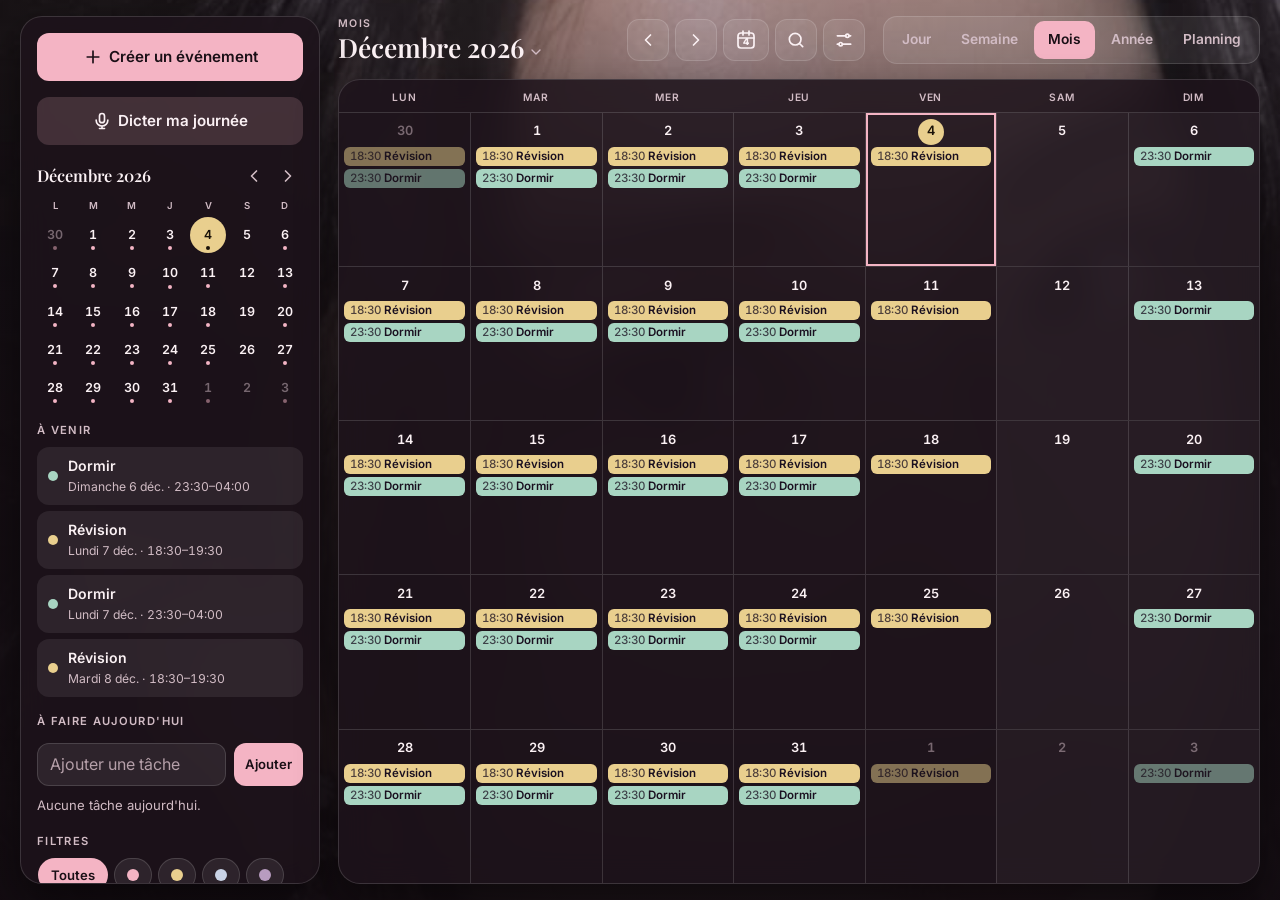
<file: index.html>
<!doctype html>
<html lang="fr">
<head>
<meta charset="utf-8">
<meta name="viewport" content="width=device-width, initial-scale=1">
<title>Calendrier</title>
<meta http-equiv="refresh" content="0; url=calendrier/">
<style>body{margin:0;min-height:100vh;display:grid;place-items:center;background:#120b10;color:#fbf1f4;font:16px system-ui,sans-serif}a{color:#f4b4c4}</style>
</head>
<body>
<p>Ouverture du calendrier… <a href="calendrier/">Appuie ici si rien ne se passe</a>.</p>
<script>location.replace("calendrier/");</script>
</body>
</html>
</file>
<file: calendrier/css/style.css>
/* Calendrier « Velours rose ».
   Mise en page : une application plein écran. Téléphone = en-tête, contenu qui défile, onglets en bas sous le pouce.
   Ordinateur = barre latérale (créer, mini-calendrier, à venir) à gauche, onglets en haut à droite. */
:root {
  --bg: #120b10; --surface: rgba(30, 19, 27, 0.86); --surface-solid: #1e131b; --surface-2: rgba(255, 255, 255, 0.08);
  --fg: #fbf1f4; --muted: #d2bcc5; --placeholder: #b59fa9; --line: rgba(255, 255, 255, 0.14);
  --accent: #f4b4c4; --accent-fg: #1a0f16; --accent-soft: rgba(244, 180, 196, 0.18);
  --today: #e9cf8e; --today-fg: #1a1208; --ink: #1a1020;
  --shadow: 0 16px 40px rgba(0, 0, 0, 0.45); --ring: 0 0 0 3px rgba(244, 180, 196, 0.45);
  --photo: url("../assets/bg.jpg");
  --font-display: "Playfair Display", Georgia, "Times New Roman", serif;
  --font-body: "Inter", system-ui, -apple-system, "Segoe UI", Roboto, sans-serif;
  --r-lg: 22px; --r-md: 14px; --r-sm: 10px;
  --hh: 60px; /* hauteur d'une heure dans la grille, réglable */
  color-scheme: dark;
}
:root[data-palette="oled"] {
  --bg: #000; --surface: rgba(14, 14, 16, 0.94); --surface-solid: #0e0e10; --surface-2: rgba(255, 255, 255, 0.07);
  --fg: #f2f2f4; --muted: #b4b4bb; --placeholder: #9b9ba3; --line: rgba(255, 255, 255, 0.12);
  --accent: #e8e8ee; --accent-fg: #000; --accent-soft: rgba(232, 232, 238, 0.14);
  --today: #ffd479; --today-fg: #1a1100; --photo: none; --ring: 0 0 0 3px rgba(232, 232, 238, 0.4);
}
:root[data-palette="mocha"] {
  --bg: #1e1e2e; --surface: rgba(40, 40, 60, 0.94); --surface-solid: #28283c; --surface-2: rgba(205, 214, 244, 0.07);
  --fg: #cdd6f4; --muted: #b4bcd9; --placeholder: #9399b2; --line: rgba(205, 214, 244, 0.14);
  --accent: #cba6f7; --accent-fg: #1e1e2e; --accent-soft: rgba(203, 166, 247, 0.18);
  --today: #f9e2af; --today-fg: #1e1e2e; --photo: none; --ring: 0 0 0 3px rgba(203, 166, 247, 0.45);
}
:root[data-palette="neon"] {
  --bg: #07060f; --surface: rgba(18, 12, 36, 0.92); --surface-solid: #120c24; --surface-2: rgba(0, 240, 255, 0.06);
  --fg: #f5f3ff; --muted: #b7a9e6; --placeholder: #9d90d4; --line: rgba(0, 240, 255, 0.22);
  --accent: #ff2bd6; --accent-fg: #120015; --accent-soft: rgba(255, 43, 214, 0.18);
  --today: #00f0ff; --today-fg: #001014; --photo: none; --ring: 0 0 0 3px rgba(0, 240, 255, 0.5);
}

*, *::before, *::after { box-sizing: border-box; }
[hidden] { display: none !important; }
html, body { height: 100%; }
html { background: var(--bg); }
body {
  margin: 0; overflow: hidden; background-color: var(--bg);
  background-image: linear-gradient(180deg, rgba(18, 11, 16, 0.35) 0%, rgba(18, 11, 16, 0.84) 42%, rgba(18, 11, 16, 0.96) 100%), var(--photo);
  background-size: cover; background-position: center 18%; background-repeat: no-repeat;
  color: var(--fg); font-family: var(--font-body); font-size: 15px; line-height: 1.45;
}
:root[data-palette="oled"] body, :root[data-palette="mocha"] body, :root[data-palette="neon"] body { background-image: none; }
button { font: inherit; color: inherit; cursor: pointer; -webkit-tap-highlight-color: transparent; }
input, textarea, select { max-width: 100%; }
input::placeholder, textarea::placeholder { color: var(--placeholder); opacity: 1; }
:focus-visible { outline: none; box-shadow: var(--ring); border-radius: var(--r-sm); }
h1, h2, h3, p, dl, dd { margin: 0; }
svg.i { width: 20px; height: 20px; fill: none; stroke: currentColor; stroke-width: 2; stroke-linecap: round; stroke-linejoin: round; flex: none; }
.visually-hidden { position: absolute; width: 1px; height: 1px; overflow: hidden; clip: rect(0 0 0 0); white-space: nowrap; }

/* ---------- Structure ---------- */
.app {
  height: 100%; display: grid; min-width: 0;
  grid-template-columns: minmax(0, 1fr);
  grid-template-rows: auto auto minmax(0, 1fr) auto;
  grid-template-areas: "top" "filters" "view" "tabs";
  gap: 8px;
  padding-top: calc(8px + env(safe-area-inset-top, 0px));
  padding-left: max(16px, env(safe-area-inset-left, 0px)); padding-right: max(16px, env(safe-area-inset-right, 0px));
  padding-bottom: max(8px, env(safe-area-inset-bottom, 0px));
}
.top { grid-area: top; display: grid; grid-template-columns: minmax(0, 1fr) auto; align-items: center; gap: 8px; min-width: 0; }
#filters { grid-area: filters; }
#view { grid-area: view; min-height: 0; overflow-x: hidden; overflow-y: auto; overscroll-behavior: contain; -webkit-overflow-scrolling: touch; }
.tabs { grid-area: tabs; }
.side { display: none; }

.titles { min-width: 0; }
.eyebrow { font-size: 0.66rem; letter-spacing: 0.14em; text-transform: uppercase; color: var(--muted); font-weight: 600; }
.titles h1 { font-family: var(--font-display); font-weight: 600; font-size: clamp(1.1rem, 4.7vw, 1.6rem); letter-spacing: -0.01em; line-height: 1.12; }
#period-btn { display: inline; max-width: 100%; background: none; border: 0; padding: 2px 0; font: inherit; color: inherit; text-align: left; border-radius: var(--r-sm); }
#period-btn #period { min-width: 0; overflow-wrap: anywhere; text-wrap: balance; }
#period-btn .chev { display: none; vertical-align: middle; margin-left: 4px; width: 16px; height: 16px; color: var(--muted); }
.actions { display: flex; gap: 3px; flex: none; }

.btn { min-height: 42px; padding: 0 14px; border-radius: 12px; background: var(--surface-2); border: 1px solid var(--line); color: var(--fg); font-weight: 600; white-space: nowrap; display: inline-flex; align-items: center; justify-content: center; gap: 6px; transition: border-color 0.15s ease, background 0.15s ease; }
.btn.icon { width: 38px; min-height: 38px; padding: 0; position: relative; }
.btn.primary { background: var(--accent); border-color: transparent; color: var(--accent-fg); }
.btn.danger { color: var(--today); }
.btn.small { min-height: 34px; padding: 0 10px; font-size: 0.82rem; }
.btn:hover { border-color: var(--accent); }
.btn:disabled { opacity: 0.45; cursor: default; }
.today-btn { min-height: 38px; padding: 0 6px; position: relative; }
.today-ico { position: relative; display: grid; place-items: center; }
.today-ico svg.i { width: 24px; height: 24px; stroke-width: 1.7; }
#today-num { position: absolute; left: 0; right: 0; top: 50%; margin-top: -3px; font-size: 0.6rem; font-weight: 800; line-height: 1; text-align: center; font-variant-numeric: tabular-nums; }
.today-txt { display: none; }
.sync-dot { position: absolute; top: 7px; right: 7px; width: 8px; height: 8px; border-radius: 50%; background: var(--today); box-shadow: 0 0 0 2px var(--bg); }

/* Onglets : en bas sur téléphone, avec icône */
.tabs { display: grid; grid-template-columns: repeat(5, minmax(0, 1fr)); gap: 2px; padding: 5px; border-radius: 20px; background: var(--surface); border: 1px solid var(--line); -webkit-backdrop-filter: blur(16px); backdrop-filter: blur(16px); min-width: 0; }
.tabs button { min-height: 50px; min-width: 0; border: 0; border-radius: 15px; background: transparent; color: var(--muted); font-weight: 600; font-size: 0.68rem; padding: 4px 2px; display: grid; justify-items: center; align-content: center; gap: 2px; }
.tabs button span { max-width: 100%; overflow: hidden; text-overflow: ellipsis; white-space: nowrap; }
.tabs button svg.i { width: 22px; height: 22px; stroke-width: 1.8; }
.tabs button[aria-selected="true"] { background: var(--accent); color: var(--accent-fg); }

.filters { display: flex; gap: 6px; overflow-x: auto; padding: 1px; scrollbar-width: none; min-width: 0; }
.filters::-webkit-scrollbar { display: none; }
.filters.wrap { flex-wrap: wrap; overflow: visible; }
.fchip { flex: none; min-height: 34px; padding: 0 12px; border-radius: 999px; border: 1px solid var(--line); background: var(--surface-2); color: var(--fg); font-size: 0.82rem; font-weight: 600; display: inline-flex; align-items: center; gap: 6px; white-space: nowrap; }
.fchip i { width: 12px; height: 12px; border-radius: 50%; display: inline-block; }
.fchip[aria-pressed="true"] { background: var(--accent); color: var(--accent-fg); border-color: transparent; }

.panel { background: var(--surface); border: 1px solid var(--line); border-radius: var(--r-lg); box-shadow: var(--shadow); -webkit-backdrop-filter: blur(16px); backdrop-filter: blur(16px); min-width: 0; }
.enter { animation: enter 0.24s ease both; }
@keyframes enter { from { opacity: 0; transform: translateY(6px); } to { opacity: 1; transform: none; } }

/* Vues qui remplissent l'écran : seule la grille défile */
#view.v-day, #view.v-grid, #view.v-month { display: flex; flex-direction: column; overflow: hidden; }
#view.v-month { overflow-y: auto; }

/* ---------- Ordinateur ---------- */
@media (min-width: 960px) {
  .app {
    grid-template-columns: 300px minmax(0, 1fr) auto;
    grid-template-rows: auto minmax(0, 1fr);
    grid-template-areas: "side top tabs" "side view view";
    gap: 14px 18px; padding-top: 16px; padding-bottom: 16px;
    padding-left: max(20px, env(safe-area-inset-left, 0px)); padding-right: max(20px, env(safe-area-inset-right, 0px));
  }
  #filters { display: none; }
  .side { grid-area: side; display: flex; flex-direction: column; gap: 16px; min-height: 0; overflow-y: auto; padding: 16px; background: var(--surface); border: 1px solid var(--line); border-radius: var(--r-lg); box-shadow: var(--shadow); -webkit-backdrop-filter: blur(16px); backdrop-filter: blur(16px); scrollbar-width: thin; }
  .tabs { align-self: center; grid-template-columns: repeat(5, auto); padding: 4px; border-radius: 14px; background: var(--surface-2); -webkit-backdrop-filter: none; backdrop-filter: none; }
  .tabs button { min-height: 38px; grid-auto-flow: column; gap: 7px; padding: 0 14px; font-size: 0.86rem; border-radius: 10px; }
  .top { gap: 14px; }
  #period-btn .chev { display: inline-block; }
  .titles h1 { font-size: 1.65rem; }
  .actions { gap: 6px; }
  .btn.icon { width: 42px; min-height: 42px; }
  .today-btn { min-height: 42px; padding: 0 10px; }
  .tabs button svg.i { display: none; }
  .fab { display: none !important; }
}
.create { width: 100%; min-height: 48px; font-size: 0.95rem; }
.side-sec { display: grid; gap: 8px; min-width: 0; }
.side-sec h2 { font-size: 0.7rem; text-transform: uppercase; letter-spacing: 0.12em; color: var(--muted); font-weight: 600; }
.upnext { display: grid; gap: 6px; }
.up-item { display: grid; grid-template-columns: 10px minmax(0, 1fr); gap: 2px 10px; align-items: center; text-align: left; padding: 8px 10px; border-radius: 12px; background: var(--surface-2); border: 1px solid transparent; color: var(--fg); min-width: 0; }
.up-item:hover { border-color: var(--accent); }
.up-item i { width: 10px; height: 10px; border-radius: 50%; grid-row: span 2; }
.up-item b { font-weight: 600; font-size: 0.88rem; overflow: hidden; text-overflow: ellipsis; white-space: nowrap; }
.up-item small { color: var(--muted); font-size: 0.76rem; font-variant-numeric: tabular-nums; overflow: hidden; text-overflow: ellipsis; white-space: nowrap; }
.sync { font-size: 0.78rem; color: var(--muted); display: flex; align-items: flex-start; gap: 8px; margin-top: auto; }
.sync::before { content: ""; flex: none; width: 8px; height: 8px; margin-top: 5px; border-radius: 50%; background: var(--muted); }
.sync[data-state="synced"]::before { background: #8fd6a8; }
.sync[data-state="saving"]::before, .sync[data-state="connecting"]::before { background: var(--accent); }
.sync[data-state="offline"]::before, .sync[data-state="error"]::before { background: var(--today); }
.sync.card { margin: 0; padding: 10px 12px; border-radius: 12px; background: var(--surface-2); font-size: 0.84rem; color: var(--fg); }

/* Mini-calendrier (barre latérale) */
.mini { display: grid; gap: 6px; }
.mini-head { display: grid; grid-template-columns: minmax(0, 1fr) 30px 30px; align-items: center; gap: 4px; }
.mini-head b { font-family: var(--font-display); font-weight: 600; font-size: 1.02rem; }
.mini-head button { height: 30px; border-radius: 9px; border: 0; background: transparent; color: var(--muted); display: grid; place-items: center; padding: 0; }
.mini-head button:hover { background: var(--surface-2); color: var(--fg); }
.mini-grid { display: grid; grid-template-columns: repeat(7, minmax(0, 1fr)); gap: 2px; text-align: center; }
.mini-grid .dn { font-size: 0.6rem; text-transform: uppercase; color: var(--muted); font-weight: 600; padding: 2px 0; }
.mini-grid button { position: relative; aspect-ratio: 1; border: 0; border-radius: 50%; background: transparent; color: var(--fg); font-size: 0.78rem; font-weight: 600; font-variant-numeric: tabular-nums; padding: 0; }
.mini-grid button:hover { background: var(--surface-2); }
.mini-grid button.out { color: var(--muted); opacity: 0.5; }
.mini-grid button.has::after { content: ""; position: absolute; left: 50%; bottom: 3px; width: 4px; height: 4px; margin-left: -2px; border-radius: 50%; background: var(--accent); }
.mini-grid button.today { background: var(--today); color: var(--today-fg); }
.mini-grid button.today.has::after { background: var(--today-fg); }
.mini-grid button.sel:not(.today) { box-shadow: inset 0 0 0 1.5px var(--accent); }

/* ---------- Mois ---------- */
.dow { flex: none; display: grid; grid-template-columns: repeat(7, minmax(0, 1fr)); text-align: center; font-size: 0.64rem; letter-spacing: 0.08em; text-transform: uppercase; color: var(--muted); padding: 10px 0 7px; font-weight: 600; }
.month-wrap { flex: 1 0 auto; display: grid; grid-auto-rows: minmax(64px, 1fr); min-height: 0; }
.mrow { position: relative; display: grid; grid-template-columns: repeat(7, minmax(0, 1fr)); border-top: 1px solid var(--line); min-height: 0; }
.cell { background: transparent; padding: 4px 2px 3px; border: 0; border-left: 1px solid var(--line); text-align: left; display: flex; flex-direction: column; align-items: stretch; gap: 2px; min-width: 0; min-height: 0; color: var(--fg); font-variant-numeric: tabular-nums; overflow: hidden; border-radius: 0; }
.cell:first-child { border-left: 0; }
.cell.we { background: rgba(255, 255, 255, 0.035); }
.cell.out { color: var(--muted); }
.cell.out .n, .cell.out .chip { opacity: 0.5; }
.cell .n { flex: none; align-self: center; width: 26px; height: 26px; border-radius: 50%; display: grid; place-items: center; font-size: 0.8rem; font-weight: 600; }
.cell.today .n { background: var(--today); color: var(--today-fg); }
.cell.sel { box-shadow: inset 0 0 0 2px var(--accent); }
.chips-wrap { display: flex; flex-direction: column; gap: 2px; min-width: 0; margin-top: calc(var(--lanes, 0) * 18px); }
.chip { display: block; font-size: 0.6rem; line-height: 1.3; padding: 1px 3px; border-radius: 4px; color: var(--ink); white-space: nowrap; overflow: hidden; min-width: 0; font-weight: 600; }
.chip .t { display: none; font-weight: 500; opacity: 0.75; margin-right: 3px; }
.cell-foot { display: flex; gap: 6px; min-width: 0; overflow: hidden; }
.tchip, .more { font-size: 0.6rem; color: var(--muted); padding-left: 2px; white-space: nowrap; }
.mbars { position: absolute; left: 0; right: 0; top: 32px; display: grid; grid-template-columns: repeat(7, minmax(0, 1fr)); grid-auto-rows: 16px; gap: 2px 0; pointer-events: none; z-index: 1; }
.mbar { pointer-events: auto; margin: 0 2px; font-size: 0.62rem; font-weight: 600; color: var(--ink); border: 0; border-radius: 4px; padding: 0 5px; line-height: 16px; white-space: nowrap; overflow: hidden; text-overflow: ellipsis; text-align: left; min-width: 0; }
.mbar.cont-l { border-top-left-radius: 0; border-bottom-left-radius: 0; margin-left: 0; }
.mbar.cont-r { border-top-right-radius: 0; border-bottom-right-radius: 0; margin-right: 0; }
@media (min-width: 720px) {
  .cell { padding: 6px 5px 4px; }
  .chip { font-size: 0.72rem; padding: 2px 6px; border-radius: 6px; text-overflow: ellipsis; }
  .chip .t { display: inline; }
  .tchip, .more { font-size: 0.7rem; }
  .mbars { top: 36px; grid-auto-rows: 20px; }
  .mbar { font-size: 0.72rem; line-height: 20px; border-radius: 6px; margin: 0 4px; }
  .chips-wrap { margin-top: calc(var(--lanes, 0) * 22px); gap: 3px; }
  .month-wrap { grid-auto-rows: minmax(96px, 1fr); }
}
@media (hover: hover) and (min-width: 960px) { .cell:hover { background: var(--accent-soft); } .cell .n:hover { background: var(--surface-2); } .chip:hover { filter: brightness(1.08); } }

/* ---------- Semaine en liste (téléphone) ---------- */
.week { display: grid; grid-template-columns: minmax(0, 1fr); }
.wday { display: flex; flex-direction: column; gap: 8px; padding: 12px 14px; min-width: 0; border-top: 1px solid var(--line); cursor: pointer; }
.wday:first-child { border-top: 0; }
.wday.sel { box-shadow: inset 3px 0 0 var(--accent); }
.wday-h { display: flex; align-items: baseline; gap: 10px; background: none; border: 0; padding: 2px 0; text-align: left; color: var(--fg); }
.wday-h .wn { font-size: 0.7rem; text-transform: uppercase; letter-spacing: 0.1em; color: var(--muted); font-weight: 600; }
.wday-h .wd { font-size: 1.1rem; font-weight: 650; font-variant-numeric: tabular-nums; }
.wday.today .wd, .wday.today .wn { color: var(--accent); }
.wempty { font-size: 0.84rem; color: var(--muted); }
.ev { display: block; width: 100%; text-align: left; color: var(--ink); border: 0; border-radius: 12px; padding: 8px 10px; min-width: 0; font-size: 0.82rem; line-height: 1.3; }
.ev b { display: block; font-weight: 650; overflow-wrap: anywhere; }
.ev small { display: block; opacity: 0.8; font-variant-numeric: tabular-nums; overflow-wrap: anywhere; }

/* ---------- Grille horaire (jour, 3 jours, semaine sur ordinateur) ---------- */
.wstrip { flex: none; display: grid; grid-template-columns: repeat(7, minmax(0, 1fr)); gap: 2px; padding: 8px 8px 6px; border-bottom: 1px solid var(--line); }
.ws-day { display: grid; justify-items: center; gap: 2px; padding: 4px 0 6px; border: 0; border-radius: 14px; background: transparent; color: var(--fg); min-width: 0; position: relative; }
.ws-day span { font-size: 0.6rem; text-transform: uppercase; letter-spacing: 0.08em; color: var(--muted); font-weight: 600; }
.ws-day b { width: 32px; height: 32px; border-radius: 50%; display: grid; place-items: center; font-size: 0.92rem; font-weight: 650; font-variant-numeric: tabular-nums; }
.ws-day.today b { color: var(--today); box-shadow: inset 0 0 0 1.5px var(--today); }
.ws-day.sel b { background: var(--accent); color: var(--accent-fg); box-shadow: none; }
.ws-day.has::after { content: ""; position: absolute; bottom: 1px; width: 4px; height: 4px; border-radius: 50%; background: var(--accent); }
.day-top { flex: none; display: grid; gap: 8px; padding: 10px 12px; border-bottom: 1px solid var(--line); max-height: 48%; overflow-y: auto; }
.banner { padding: 9px 12px; border-radius: 12px; background: var(--accent-soft); font-size: 0.86rem; display: flex; justify-content: space-between; gap: 8px; min-width: 0; }
.banner span { overflow-wrap: anywhere; min-width: 0; }
.banner b { white-space: nowrap; font-variant-numeric: tabular-nums; }
.allday { display: flex; flex-wrap: wrap; gap: 6px; }
.allday .ev { width: auto; max-width: 100%; padding: 5px 10px; }

.wk-head, .wk-all { flex: none; display: grid; grid-template-columns: 46px repeat(var(--cols, 7), minmax(0, 1fr)); border-bottom: 1px solid var(--line); }
.wk-col-h { display: grid; justify-items: center; gap: 1px; padding: 8px 0 6px; border: 0; background: none; color: var(--fg); min-width: 0; }
.wk-col-h span { font-size: 0.62rem; text-transform: uppercase; letter-spacing: 0.08em; color: var(--muted); font-weight: 600; }
.wk-col-h b { width: 34px; height: 34px; border-radius: 50%; display: grid; place-items: center; font-size: 1rem; font-weight: 650; font-variant-numeric: tabular-nums; }
.wk-col-h:hover b { background: var(--surface-2); }
.wk-col-h.today b { background: var(--today); color: var(--today-fg); }
.wk-all { grid-auto-rows: minmax(22px, auto); grid-auto-flow: row dense; gap: 2px 0; padding: 4px 0; max-height: 30%; overflow-y: auto; }
.wk-all .gut { grid-column: 1; grid-row: 1; font-size: 0.6rem; color: var(--muted); text-align: right; padding: 4px 6px 0 0; }
.wk-all .ev { margin: 0 2px; width: auto; padding: 2px 6px; border-radius: 6px; font-size: 0.72rem; white-space: nowrap; overflow: hidden; }
.wk-all .ev b { overflow: hidden; text-overflow: ellipsis; overflow-wrap: normal; }
.wk-all .ev small { display: none; }
.wk-task { margin: 0 2px; display: flex; align-items: center; gap: 6px; min-width: 0; padding: 2px 6px; border-radius: 6px; background: var(--surface-2); border: 0; color: var(--fg); font-size: 0.72rem; text-align: left; }
.wk-task::before { content: ""; flex: none; width: 10px; height: 10px; border-radius: 3px; border: 1.5px solid var(--muted); }
.wk-task.done { color: var(--muted); text-decoration: line-through; }
.wk-task.done::before { background: var(--accent); border-color: var(--accent); }
.wk-task span { overflow: hidden; text-overflow: ellipsis; white-space: nowrap; min-width: 0; }

.tl-wrap { flex: 1; min-height: 0; overflow-y: auto; -webkit-overflow-scrolling: touch; position: relative; overscroll-behavior: contain; }
.tl { display: grid; grid-template-columns: 46px repeat(var(--cols, 1), minmax(0, 1fr)); padding: 8px 0 12px; }
.hours { position: relative; height: calc(var(--hh) * 24); }
.hours span { position: absolute; left: 0; right: 6px; transform: translateY(-50%); text-align: right; font-size: 0.68rem; color: var(--muted); font-variant-numeric: tabular-nums; }
.slots { position: relative; height: calc(var(--hh) * 24); min-width: 0; border-left: 1px solid var(--line); }
.slots.today { background: color-mix(in srgb, var(--accent) 5%, transparent); }
.slot { position: absolute; left: 0; right: 0; height: var(--hh); background: none; border: 0; border-top: 1px solid var(--line); padding: 0; margin: 0; border-radius: 0; }
.slot:hover, .slot:focus-visible { background: var(--accent-soft); }
.off { position: absolute; left: 0; right: 0; background: rgba(0, 0, 0, 0.2); pointer-events: none; z-index: 0; }
.dcreate { position: absolute; left: 4px; right: 4px; z-index: 5; border-radius: 10px; background: var(--accent-soft); border: 2px solid var(--accent); pointer-events: none; }
.evb { position: absolute; z-index: 2; color: var(--ink); border: 0; border-radius: 9px; padding: 0; text-align: left; overflow: hidden; min-width: 0; font-size: 0.76rem; line-height: 1.25; box-shadow: 0 2px 8px rgba(0, 0, 0, 0.2); display: flex; flex-direction: column; touch-action: pan-y; user-select: none; -webkit-user-select: none; -webkit-touch-callout: none; }
.evb.lift { box-shadow: 0 10px 24px rgba(0, 0, 0, 0.45); z-index: 6; opacity: 0.92; }
.evb .buf { flex: none; background: repeating-linear-gradient(135deg, rgba(0, 0, 0, 0.18) 0 4px, rgba(0, 0, 0, 0.06) 4px 8px); font-size: 0.64rem; color: rgba(0, 0, 0, 0.65); overflow: hidden; white-space: nowrap; padding: 0 6px; display: flex; align-items: center; }
.evb .main { flex: 1; min-height: 0; padding: 4px 6px; overflow: hidden; }
.evb b { display: block; font-weight: 650; overflow: hidden; text-overflow: ellipsis; white-space: nowrap; }
.evb small { display: block; opacity: 0.8; font-variant-numeric: tabular-nums; overflow: hidden; text-overflow: ellipsis; white-space: nowrap; }
.grip { position: absolute; left: 0; right: 0; bottom: 0; height: 16px; cursor: ns-resize; display: grid; place-items: center; touch-action: none; }
.grip::after { content: ""; width: 26px; height: 4px; border-radius: 4px; background: rgba(0, 0, 0, 0.32); }
.cell, .wday, .ev, .mbar, .slots, .wk-task { user-select: none; -webkit-user-select: none; -webkit-touch-callout: none; }
.ghost { position: fixed; z-index: 30; pointer-events: none; padding: 8px 12px; border-radius: 12px; background: var(--accent); color: var(--accent-fg); font-weight: 650; font-size: 0.85rem; box-shadow: 0 10px 24px rgba(0, 0, 0, 0.4); max-width: 60vw; white-space: nowrap; overflow: hidden; text-overflow: ellipsis; transform: translate(-50%, -120%); }
.now { position: absolute; left: 0; right: 0; height: 2px; background: var(--today); z-index: 3; pointer-events: none; box-shadow: 0 0 10px rgba(233, 207, 142, 0.6); }
.now::before { content: ""; position: absolute; left: -5px; top: -4px; width: 10px; height: 10px; border-radius: 50%; background: var(--today); }
.now-label { position: absolute; right: 6px; top: -18px; font-size: 0.66rem; font-weight: 700; color: var(--today); font-variant-numeric: tabular-nums; }
.stats-fold { flex: none; border-top: 1px solid var(--line); }
.stats-fold > summary { list-style: none; cursor: pointer; display: flex; justify-content: space-between; align-items: center; gap: 10px; padding: 10px 16px; font-size: 0.86rem; font-weight: 600; }
.stats-fold > summary::-webkit-details-marker { display: none; }
.stats-fold > summary span { color: var(--muted); font-weight: 500; font-variant-numeric: tabular-nums; }
.stats-fold[open] { max-height: 55%; overflow-y: auto; }
.stats-fold .stats { border-top: 0; padding-top: 4px; }
.stats-fold .stats h3 { display: none; }

/* ---------- Bilan ---------- */
.stats { display: grid; gap: 14px; padding: 16px; border-top: 1px solid var(--line); }
.stats h3 { font-size: 0.95rem; font-weight: 650; }
.stats-row { display: grid; grid-template-columns: auto minmax(0, 1fr); gap: 16px; align-items: center; }
.ring { width: 92px; height: 92px; border-radius: 50%; display: grid; place-items: center; position: relative; }
.ring::after { content: ""; position: absolute; inset: 13px; border-radius: 50%; background: var(--surface-solid); }
.ring span { position: relative; z-index: 1; font-weight: 700; font-size: 0.95rem; font-variant-numeric: tabular-nums; }
.legend { display: grid; gap: 6px; font-size: 0.85rem; min-width: 0; }
.legend div { display: flex; align-items: center; gap: 8px; min-width: 0; }
.legend i { width: 12px; height: 12px; border-radius: 4px; flex: none; }
.legend em { margin-left: auto; font-style: normal; color: var(--muted); font-variant-numeric: tabular-nums; white-space: nowrap; }
.kpis { display: grid; grid-template-columns: repeat(3, minmax(0, 1fr)); gap: 8px; }
.kpi { padding: 10px; border-radius: var(--r-md); background: var(--surface-2); display: grid; gap: 2px; min-width: 0; }
.kpi b { font-size: 1.1rem; font-variant-numeric: tabular-nums; }
.kpi span { font-size: 0.74rem; color: var(--muted); }
.bar-track { height: 10px; border-radius: 999px; background: var(--surface-2); overflow: hidden; }
.bar-fill { height: 100%; border-radius: 999px; background: var(--accent); transition: width 0.4s ease; }

/* ---------- Tâches ---------- */
.tasks { min-width: 0; }
.tasks > summary { list-style: none; display: flex; align-items: center; justify-content: space-between; gap: 10px; min-height: 36px; cursor: pointer; }
.tasks > summary::-webkit-details-marker { display: none; }
.tasks > summary h3 { font-size: 0.92rem; font-weight: 650; display: flex; align-items: center; gap: 8px; }
.tasks > summary .meta { font-size: 0.8rem; color: var(--muted); font-variant-numeric: tabular-nums; }
.chev { color: var(--muted); transition: transform 0.2s ease; width: 16px; height: 16px; }
.tasks[open] .chev { transform: rotate(180deg); }
.tasks-body { padding: 6px 0 2px; display: grid; gap: 10px; }
.task-form { display: grid; grid-template-columns: minmax(0, 1fr) auto; gap: 8px; }
.task-tools { display: flex; justify-content: space-between; align-items: center; gap: 8px; flex-wrap: wrap; }
.task-list { display: grid; gap: 6px; }
.twrap { display: grid; gap: 6px; min-width: 0; }
.task { display: flex; align-items: center; gap: 8px; padding: 7px 6px 7px 10px; border-radius: var(--r-md); background: var(--surface-2); min-width: 0; transition: background 0.2s ease, opacity 0.25s ease; touch-action: pan-y; user-select: none; -webkit-user-select: none; -webkit-touch-callout: none; }
.task.done { opacity: 0.7; }
.task.dragging { opacity: 0.4; }
.task.starred { box-shadow: inset 3px 0 0 var(--today); }
.check { width: 24px; height: 24px; flex: none; border-radius: 8px; border: 2px solid var(--muted); background: transparent; padding: 0; display: grid; place-items: center; transition: background 0.2s ease, border-color 0.2s ease, transform 0.2s ease; }
.check[aria-pressed="true"] { background: var(--accent); border-color: var(--accent); }
.check[aria-pressed="true"]::after { content: ""; width: 6px; height: 11px; border: solid var(--accent-fg); border-width: 0 2.5px 2.5px 0; transform: rotate(45deg) translate(-1px, -1px); animation: tick 0.25s ease; }
.check:active { transform: scale(0.9); }
@keyframes tick { from { transform: rotate(45deg) scale(0.2); } to { transform: rotate(45deg) translate(-1px, -1px); } }
.ttl { position: relative; flex: 1 1 0; min-width: 0; overflow-wrap: anywhere; font-size: 0.92rem; text-align: left; background: none; border: 0; padding: 4px 0; color: var(--fg); }
.task.done .ttl, .sub.done .ttl { color: var(--muted); text-decoration: line-through; }
.prog { font-size: 0.74rem; color: var(--muted); font-variant-numeric: tabular-nums; white-space: nowrap; }
.rep { font-size: 0.72rem; color: var(--muted); white-space: nowrap; flex: 0 1 auto; min-width: 0; overflow: hidden; text-overflow: ellipsis; }
.task.plan { flex-wrap: wrap; }
.task-acts { flex: 1 0 100%; display: flex; flex-wrap: wrap; gap: 6px; padding-left: 32px; }
.tbtn { flex: none; min-height: 34px; padding: 0 8px; border-radius: var(--r-sm); background: none; border: 1px solid var(--line); color: var(--muted); font-size: 0.78rem; font-weight: 600; white-space: nowrap; }
.tbtn:hover { color: var(--fg); border-color: var(--accent); }
.star { flex: none; width: 34px; height: 34px; border: 0; background: none; color: var(--muted); border-radius: var(--r-sm); display: grid; place-items: center; padding: 0; }
.star svg.i { width: 18px; height: 18px; }
.star[aria-pressed="true"] { color: var(--today); }
.star[aria-pressed="true"] svg.i { fill: currentColor; }
.x { flex: none; min-width: 34px; min-height: 34px; background: none; border: 0; color: var(--muted); font-size: 1.3rem; line-height: 1; padding: 0; border-radius: var(--r-sm); }
.x:hover { color: var(--today); }
.tasks-empty { font-size: 0.84rem; color: var(--muted); }
.wtasks { display: grid; gap: 6px; }
.subs { margin: 0 0 0 30px; display: grid; gap: 6px; }
.sub { display: flex; align-items: center; gap: 8px; min-width: 0; font-size: 0.88rem; }
.sub .ttl { font-size: 0.88rem; }
.sub .check { width: 20px; height: 20px; border-radius: 6px; }
.sub .check[aria-pressed="true"]::after { width: 5px; height: 9px; }
.sub-form { display: grid; grid-template-columns: minmax(0, 1fr) auto; gap: 6px; }
.sub-form input { min-height: 38px; font-size: 16px; padding: 6px 10px; }
.tnote { margin: 0 0 0 30px; min-height: 56px; }
.side .task { padding: 5px 4px 5px 8px; }
.side .tbtn, .side .rep, .side .prog { display: none; }
.side .task-form input { min-height: 38px; }

/* ---------- Planning ---------- */
.agenda { padding: 12px 14px 18px; display: grid; gap: 14px; }
.ag-day { display: grid; gap: 6px; min-width: 0; }
.ag-h { background: none; border: 0; padding: 0; text-align: left; font-size: 0.78rem; font-weight: 650; color: var(--muted); text-transform: uppercase; letter-spacing: 0.06em; }
.ag-h.today { color: var(--accent); }
.ag-task { font-size: 0.88rem; color: var(--muted); padding: 7px 10px; border-radius: var(--r-sm); background: var(--surface-2); text-align: left; border: 0; }
.empty-state { padding: 28px 16px; text-align: center; color: var(--muted); font-size: 0.9rem; }
@media (min-width: 960px) { .agenda { max-width: 760px; } }

/* ---------- Année ---------- */
.year { display: grid; grid-template-columns: repeat(2, minmax(0, 1fr)); gap: 14px 12px; padding: 14px 12px 6px; }
@media (min-width: 560px) { .year { grid-template-columns: repeat(3, minmax(0, 1fr)); padding: 16px; } }
@media (min-width: 1180px) { .year { grid-template-columns: repeat(4, minmax(0, 1fr)); gap: 22px 26px; padding: 20px 24px 8px; } }
.ym { display: grid; gap: 4px; min-width: 0; align-content: start; }
.ym-h { background: none; border: 0; padding: 2px 2px 4px; text-align: left; font-family: var(--font-display); font-weight: 600; font-size: 0.98rem; color: var(--fg); border-radius: 8px; }
.ym-h.cur { color: var(--accent); }
.ym-grid { display: grid; grid-template-columns: repeat(7, minmax(0, 1fr)); gap: 2px; }
.ym-grid .dn { font-size: 0.56rem; text-align: center; color: var(--muted); font-weight: 600; text-transform: uppercase; }
.yd { aspect-ratio: 1; min-width: 0; border: 0; padding: 0; border-radius: 6px; background: transparent; color: var(--fg); font-size: 0.64rem; font-weight: 600; font-variant-numeric: tabular-nums; display: grid; place-items: center; }
.yd.empty { visibility: hidden; }
.yd.today { box-shadow: inset 0 0 0 1.5px var(--today); color: var(--today); }
.yd.sel { box-shadow: inset 0 0 0 1.5px var(--fg); }
.yd.l3, .yd.l4 { color: var(--accent-fg); }
.year-legend { display: flex; align-items: center; gap: 6px; font-size: 0.74rem; color: var(--muted); padding: 8px 16px 16px; flex-wrap: wrap; }
.year-legend i { width: 12px; height: 12px; border-radius: 4px; display: inline-block; }

/* ---------- Éléments flottants ---------- */
.pomo { position: fixed; left: max(16px, env(safe-area-inset-left, 0px)); right: max(16px, env(safe-area-inset-right, 0px)); bottom: calc(84px + env(safe-area-inset-bottom, 0px)); max-width: 520px; margin: 0 auto; z-index: 7; background: var(--surface-solid); border: 1px solid var(--line); border-radius: 18px; box-shadow: var(--shadow); padding: 12px 14px; display: grid; gap: 8px; }
.pomo-top { display: flex; align-items: center; gap: 10px; min-width: 0; }
.pomo-top .ttl { font-weight: 650; }
.pomo-time { font-variant-numeric: tabular-nums; font-size: 1.4rem; font-weight: 700; flex: none; }
.pomo-time.break { color: var(--today); }
.pomo-bar { height: 6px; border-radius: 999px; background: var(--surface-2); overflow: hidden; }
.pomo-bar div { height: 100%; background: var(--accent); transition: width 0.9s linear; }
.pomo-btns { display: flex; gap: 6px; flex-wrap: wrap; }
.fab { position: fixed; right: max(24px, calc(env(safe-area-inset-right, 0px) + 8px)); bottom: calc(88px + env(safe-area-inset-bottom, 0px)); width: 56px; height: 56px; border-radius: 18px; border: 0; background: var(--accent); color: var(--accent-fg); box-shadow: 0 10px 30px rgba(0, 0, 0, 0.4); z-index: 6; display: grid; place-items: center; transition: transform 0.2s ease; }
.fab:active { transform: scale(0.94); }
.fab svg.i { width: 26px; height: 26px; stroke-width: 2.4; }
.snack { position: fixed; left: max(16px, env(safe-area-inset-left, 0px)); right: max(16px, env(safe-area-inset-right, 0px)); bottom: calc(156px + env(safe-area-inset-bottom, 0px)); max-width: 480px; margin: 0 auto; z-index: 40; display: flex; align-items: center; gap: 12px; padding: 10px 10px 10px 16px; border-radius: var(--r-md); background: var(--fg); color: var(--bg); box-shadow: var(--shadow); font-size: 0.9rem; animation: enter 0.25s ease both; }
.snack span { flex: 1; min-width: 0; overflow-wrap: anywhere; }
.snack button { min-height: 36px; padding: 0 12px; border-radius: var(--r-sm); border: 0; background: var(--bg); color: var(--fg); font-weight: 700; }
@media (min-width: 960px) { .snack, .pomo { bottom: 24px; } .pomo { left: auto; right: 24px; margin: 0; width: 360px; bottom: 84px; } }

/* ---------- Feuilles : en bas sur téléphone, au centre sur ordinateur ---------- */
.sheet { border: 0; padding: 0; background: var(--surface-solid); color: var(--fg); width: min(560px, 100%); max-width: 100%; max-height: 90%; inset: auto 0 0 0; margin: 0 auto; border-radius: 24px 24px 0 0; box-shadow: var(--shadow); overflow-x: hidden; overflow-y: auto; overscroll-behavior: contain; transition: transform 0.25s ease; }
.sheet[open] { animation: rise 0.24s ease; }
@keyframes rise { from { opacity: 0; } to { opacity: 1; } }
.sheet::backdrop { background: rgba(5, 3, 6, 0.62); }
@media (min-width: 600px) { .sheet { inset: 0; margin: auto; border-radius: 24px; max-height: 88%; border: 1px solid var(--line); } .grab { display: none; } }
.sheet-form { display: grid; grid-template-columns: minmax(0, 1fr); gap: 10px; padding: 8px 16px calc(16px + env(safe-area-inset-bottom, 0px)); min-width: 0; }
.grab { width: 44px; height: 5px; border-radius: 4px; background: var(--muted); opacity: 0.6; margin: 0 auto; }
.sheet-head { display: flex; justify-content: space-between; align-items: center; gap: 10px; min-height: 44px; }
.sheet-head h2 { font-size: 1.2rem; font-weight: 600; font-family: var(--font-display); }
.field { display: grid; grid-template-columns: minmax(0, 1fr); gap: 5px; font-size: 0.78rem; color: var(--muted); min-width: 0; border: 0; padding: 0; margin: 0; }
.field legend { padding: 0; margin-bottom: 5px; }
input[type="text"], input[type="search"], input[type="number"], textarea { font: inherit; font-size: 16px; color: var(--fg); background: var(--surface-2); border: 1px solid var(--line); border-radius: 12px; padding: 9px 12px; min-height: 44px; width: 100%; min-width: 0; -webkit-appearance: none; appearance: none; }
input:focus-visible, textarea:focus-visible { outline: none; border-color: var(--accent); box-shadow: var(--ring); }
textarea { resize: vertical; min-height: 64px; }
.grid2 { display: grid; grid-template-columns: repeat(2, minmax(0, 1fr)); gap: 10px; min-width: 0; }
.span2 { grid-column: 1 / -1; }
.switch-row { display: flex; justify-content: space-between; align-items: center; gap: 12px; min-height: 44px; font-size: 0.95rem; color: var(--fg); }
.switch { -webkit-appearance: none; appearance: none; width: 48px; height: 28px; border-radius: 999px; background: var(--surface-2); border: 1px solid var(--line); position: relative; margin: 0; cursor: pointer; flex: none; transition: background 0.2s ease, border-color 0.2s ease; }
.switch::before { content: ""; position: absolute; top: 3px; left: 3px; width: 20px; height: 20px; border-radius: 50%; background: var(--muted); transition: transform 0.2s ease, background 0.2s ease; }
.switch:checked { background: var(--accent); border-color: var(--accent); }
.switch:checked::before { transform: translateX(20px); background: var(--accent-fg); }
.swatches { display: flex; gap: 12px; flex-wrap: wrap; padding: 4px 2px; }
.swatch { position: relative; cursor: pointer; }
.swatch input { position: absolute; opacity: 0; width: 1px; height: 1px; margin: 0; }
.swatch .sw { display: block; width: 34px; height: 34px; border-radius: 50%; box-shadow: inset 0 0 0 1px rgba(0, 0, 0, 0.12); transition: box-shadow 0.2s ease; }
.swatch input:checked + .sw { box-shadow: 0 0 0 3px var(--surface-solid), 0 0 0 5px var(--fg); }
.swatch input:focus-visible + .sw { box-shadow: 0 0 0 3px var(--surface-solid), 0 0 0 6px var(--accent); }
.nlp { border: 1px dashed var(--line); border-radius: var(--r-md); padding: 10px; display: grid; gap: 6px; }
.nlp input { background: transparent; border: 0; min-height: 36px; padding: 4px 2px; }
.nlp input:focus-visible { box-shadow: none; }
.notice { padding: 9px 12px; border-radius: 12px; background: color-mix(in srgb, var(--today) 16%, transparent); color: var(--today); font-size: 0.84rem; }
.rich { font-size: 0.9rem; color: var(--fg); display: grid; gap: 6px; overflow-wrap: anywhere; }
.rich p { margin: 0; }
.rich ul { margin: 0; padding-left: 20px; }
.rich a { color: var(--accent); text-decoration: underline; text-underline-offset: 3px; }
.status { font-size: 0.84rem; min-height: 1.2em; color: var(--accent); }
.status.error { color: var(--today); }
.sheet-actions { display: flex; gap: 8px; align-items: center; flex-wrap: wrap; position: sticky; bottom: 0; background: var(--surface-solid); padding: 10px 0 2px; margin-top: 2px; border-top: 1px solid var(--line); }
.sheet-actions .spacer { flex: 1; }
.sheet-actions .btn.primary { padding: 0 20px; }
.drawer-body { padding: 4px 16px 18px; display: grid; gap: 12px; }
.drawer-body .events, .drawer-body .task-list { display: grid; gap: 6px; }
.drawer-body .empty { font-size: 0.86rem; color: var(--muted); }
.drawer-actions { display: grid; grid-template-columns: minmax(0, 1fr) minmax(0, 1fr); gap: 8px; }
.search-body { padding: 4px 16px 18px; display: grid; gap: 10px; }
.results { display: grid; gap: 6px; }
.result { display: grid; gap: 2px; text-align: left; padding: 10px 12px; border-radius: 12px; background: var(--surface-2); border: 1px solid var(--line); color: var(--fg); min-width: 0; }
.result b { font-weight: 650; overflow-wrap: anywhere; }
.result b .rdot { display: inline-block; width: 10px; height: 10px; border-radius: 50%; margin-right: 8px; vertical-align: 1px; }
.result small { color: var(--muted); font-size: 0.8rem; overflow-wrap: anywhere; }
.hint { font-size: 0.82rem; color: var(--muted); }
.menu-list { display: grid; gap: 10px; padding: 4px 16px 18px; }
.menu-list .btn { justify-content: flex-start; min-height: 48px; white-space: normal; text-align: left; }
.menu-title { font-size: 0.72rem; text-transform: uppercase; letter-spacing: 0.12em; color: var(--muted); font-weight: 600; margin-top: 6px; }
.theme-grid { display: grid; grid-template-columns: repeat(2, minmax(0, 1fr)); gap: 8px; }
.theme-grid .btn[aria-pressed="true"] { border-color: var(--accent); box-shadow: inset 0 0 0 1px var(--accent); }
.ics-area { width: 100%; min-height: 160px; font-family: ui-monospace, Menlo, Consolas, monospace; font-size: 12px; }
.file-btn { position: relative; overflow: hidden; }
.file-btn input { position: absolute; inset: 0; opacity: 0; cursor: pointer; width: 100%; height: 100%; }
.cal-vis { display: flex; flex-wrap: wrap; gap: 8px; }
.cal-vis .opt { display: inline-flex; align-items: center; gap: 6px; }
.cal-vis .opt i { width: 12px; height: 12px; border-radius: 50%; display: inline-block; }
.cal-vis .opt[aria-pressed="false"] { opacity: 0.45; }
.wc-list { display: grid; gap: 6px; }
.wc-row { display: flex; align-items: center; gap: 10px; padding: 8px 10px; border-radius: 12px; background: var(--surface-2); font-size: 0.9rem; min-width: 0; }
.wc-row span { flex: 1; min-width: 0; overflow-wrap: anywhere; }
.wc-row b { font-variant-numeric: tabular-nums; }
.keys { display: none; }
@media (hover: hover) and (min-width: 960px) { .keys { display: grid; gap: 10px; } }
.keys dl { display: grid; gap: 6px; font-size: 0.86rem; }
.keys dl div { display: grid; grid-template-columns: 96px minmax(0, 1fr); gap: 10px; align-items: baseline; }
.keys dd { color: var(--muted); }
kbd { font: inherit; font-size: 0.78rem; font-weight: 600; padding: 1px 6px; border-radius: 6px; border: 1px solid var(--line); background: var(--surface-2); }

/* Sélecteurs d'heure et de date */
.pick { width: 100%; min-height: 44px; text-align: left; padding: 9px 12px; border-radius: 12px; background: var(--surface-2); border: 1px solid var(--line); color: var(--fg); font-size: 16px; font-weight: 600; font-variant-numeric: tabular-nums; }
.pick:hover { border-color: var(--accent); }
.opts { display: flex; flex-wrap: wrap; gap: 6px; }
.opt { min-height: 36px; padding: 0 12px; border-radius: 999px; border: 1px solid var(--line); background: var(--surface-2); color: var(--fg); font-size: 0.85rem; font-weight: 600; }
.opt[aria-pressed="true"] { background: var(--accent); color: var(--accent-fg); border-color: transparent; }
.preview { font-family: var(--font-display); font-size: 2.6rem; text-align: center; color: var(--accent); font-variant-numeric: tabular-nums; padding: 4px 0; }
.pgrid { display: grid; grid-template-columns: repeat(6, minmax(0, 1fr)); gap: 6px; }
.pgrid.mins { grid-template-columns: repeat(4, minmax(0, 1fr)); }
.pgrid button { min-height: 40px; border-radius: 12px; border: 1px solid var(--line); background: var(--surface-2); color: var(--fg); font-weight: 600; font-variant-numeric: tabular-nums; }
.pgrid button[aria-pressed="true"] { background: var(--accent); color: var(--accent-fg); border-color: transparent; }
.cal-head { display: grid; grid-template-columns: 42px minmax(0, 1fr) 42px; align-items: center; gap: 8px; text-align: center; font-weight: 650; }
.cal-grid { display: grid; grid-template-columns: repeat(7, minmax(0, 1fr)); gap: 4px; text-align: center; }
.cal-grid .dn { font-size: 0.66rem; text-transform: uppercase; letter-spacing: 0.08em; color: var(--muted); padding: 4px 0; font-weight: 600; }
.cal-grid button { min-height: 40px; border-radius: 50%; border: 0; background: transparent; color: var(--fg); font-weight: 600; font-variant-numeric: tabular-nums; padding: 0; }
.cal-grid button.out { opacity: 0.35; }
.cal-grid button.today { box-shadow: inset 0 0 0 1.5px var(--today); }
.cal-grid button[aria-pressed="true"] { background: var(--accent); color: var(--accent-fg); }
.pick-actions { display: flex; justify-content: space-between; align-items: center; gap: 8px; }
.pick-sec { font-size: 0.72rem; text-transform: uppercase; letter-spacing: 0.12em; color: var(--muted); font-weight: 600; }
.copy-row { display: grid; grid-template-columns: minmax(0, 1fr) auto; gap: 8px; }

@media (max-width: 420px) {
  .btn { padding: 0 12px; }
  .kpis { grid-template-columns: repeat(2, minmax(0, 1fr)); }
}
@media (prefers-reduced-motion: reduce) { *, *::before, *::after { animation: none !important; transition: none !important; } }
@media (min-width: 1360px) {
  .today-btn { padding: 0 14px 0 10px; }
  .today-txt { display: inline; }
  .tabs button svg.i { display: block; width: 18px; height: 18px; }
}

/* ---------- Ma journée à la voix ---------- */
.voice-open { background: var(--accent-soft); border-color: transparent; }
.fab-voice { right: calc(max(24px, calc(env(safe-area-inset-right, 0px) + 8px)) + 68px); bottom: calc(92px + env(safe-area-inset-bottom, 0px)); width: 48px; height: 48px; border-radius: 16px; background: var(--surface-solid); color: var(--accent); border: 1px solid var(--line); }
.fab-voice svg.i { width: 22px; height: 22px; stroke-width: 2; }
.vstep { display: grid; grid-template-columns: minmax(0, 1fr); gap: 12px; min-width: 0; }
.vmic-wrap { display: grid; justify-items: center; gap: 10px; padding: 8px 0 2px; }
.vmic { width: 84px; height: 84px; border-radius: 50%; border: 0; background: var(--accent); color: var(--accent-fg); display: grid; place-items: center; box-shadow: 0 10px 30px rgba(0, 0, 0, 0.35); transition: transform 0.15s ease, opacity 0.15s ease; }
.vmic svg.i { width: 36px; height: 36px; stroke-width: 1.9; }
.vmic:active { transform: scale(0.95); }
.vmic:disabled { opacity: 0.45; cursor: default; }
.vmic[aria-pressed="true"], .vmic-sm[aria-pressed="true"] { animation: vpulse 1.4s ease-out infinite; }
.vmic[data-state="starting"], .vmic[data-state="finishing"] { opacity: 0.7; }
@keyframes vpulse { 0% { box-shadow: 0 0 0 0 color-mix(in srgb, var(--accent) 60%, transparent); } 100% { box-shadow: 0 0 0 22px transparent; } }
.vmic-label { font-size: 0.9rem; color: var(--muted); text-align: center; max-width: 34ch; }
.vmic[aria-pressed="true"] + .vmic-label { color: var(--accent); font-weight: 600; }
.vpartial { font-size: 0.88rem; color: var(--muted); font-style: italic; overflow-wrap: anywhere; }
.vpartial:empty { display: none; }
.vthink { justify-items: center; text-align: center; padding: 36px 0 28px; color: var(--muted); }
.vdots { display: flex; gap: 8px; }
.vdots i { width: 10px; height: 10px; border-radius: 50%; background: var(--accent); animation: vdot 1s ease-in-out infinite; }
.vdots i:nth-child(2) { animation-delay: 0.15s; }
.vdots i:nth-child(3) { animation-delay: 0.3s; }
@keyframes vdot { 0%, 100% { opacity: 0.3; transform: translateY(0); } 50% { opacity: 1; transform: translateY(-5px); } }
.vsum { font-family: var(--font-display); font-size: 1.08rem; line-height: 1.35; overflow-wrap: anywhere; }
.vnotes { margin: 0; padding-left: 18px; font-size: 0.84rem; color: var(--today); display: grid; gap: 2px; }
.vnotes:empty { display: none; }
.vp-list { display: grid; gap: 6px; min-width: 0; }
.vp-row { display: grid; grid-template-columns: 24px 46px minmax(0, 1fr); align-items: center; gap: 10px; padding: 8px 10px; border-radius: var(--r-md); background: var(--surface-2); border-left: 4px solid var(--c, var(--accent)); min-width: 0; transition: opacity 0.2s ease; }
.vp-row.task { grid-template-columns: 24px minmax(0, 1fr); border-left-color: var(--line); }
.vp-row.off { opacity: 0.5; }
.vp-row.off .vp-main b { text-decoration: line-through; }
.vp-row.fixed { background: transparent; border: 1px dashed var(--line); border-left: 4px solid var(--c, var(--line)); }
.vp-lock { width: 24px; height: 24px; display: grid; place-items: center; color: var(--muted); }
.vp-lock svg.i { width: 16px; height: 16px; }
.vp-time { display: grid; font-variant-numeric: tabular-nums; line-height: 1.25; }
.vp-time b { font-weight: 650; font-size: 0.9rem; }
.vp-time small { color: var(--muted); font-size: 0.76rem; }
.vp-main { display: grid; gap: 1px; min-width: 0; }
.vp-main b { font-weight: 650; overflow-wrap: anywhere; }
.vp-main small { color: var(--muted); font-size: 0.78rem; overflow-wrap: anywhere; }
.vp-main .clash { color: var(--today); }
.vfix { display: grid; gap: 8px; padding: 10px; border: 1px dashed var(--line); border-radius: var(--r-md); }
.vfix-row { display: grid; grid-template-columns: auto minmax(0, 1fr) auto; gap: 8px; align-items: center; }
.vfix-row .btn.icon { width: 44px; min-height: 44px; border-radius: 50%; color: var(--accent); }
.vmic-sm[aria-pressed="true"] { background: var(--accent); color: var(--accent-fg); }
.v-actions { display: grid; grid-template-columns: repeat(2, minmax(0, 1fr)); }
.v-actions .btn { white-space: normal; }
.v-actions .btn.primary { grid-column: 1 / -1; order: -1; min-height: 48px; }
.v-actions:has(#v-listen[hidden]) #v-back { grid-column: 1 / -1; }
@media (min-width: 600px) {
  .v-actions { display: flex; }
  .v-actions .btn.primary { order: 0; margin-left: auto; }
}
.lock-lbl { display: grid; gap: 1px; }
.lock-lbl small { font-size: 0.76rem; color: var(--muted); }
.vp-row { grid-template-columns: 24px 46px minmax(0, 1fr) auto; }
.vp-row.task, .vp-row.fixed { grid-template-columns: 24px 46px minmax(0, 1fr); }
.vp-row.task { grid-template-columns: 24px minmax(0, 1fr); }
.vlock { display: grid; justify-items: center; gap: 1px; min-width: 52px; min-height: 44px; padding: 4px 6px; border-radius: var(--r-sm); border: 1px solid var(--line); background: transparent; color: var(--muted); font-size: 0.64rem; font-weight: 650; }
.vlock svg.i { width: 18px; height: 18px; }
.vlock[aria-pressed="true"] { background: var(--accent-soft); border-color: var(--accent); color: var(--accent); }
.vmic[data-mode="keyboard"] { background: var(--surface-2); color: var(--accent); border: 1px solid var(--line); box-shadow: none; }
.fixed-when { font-size: 1rem; font-weight: 600; font-variant-numeric: tabular-nums; }
</file>
